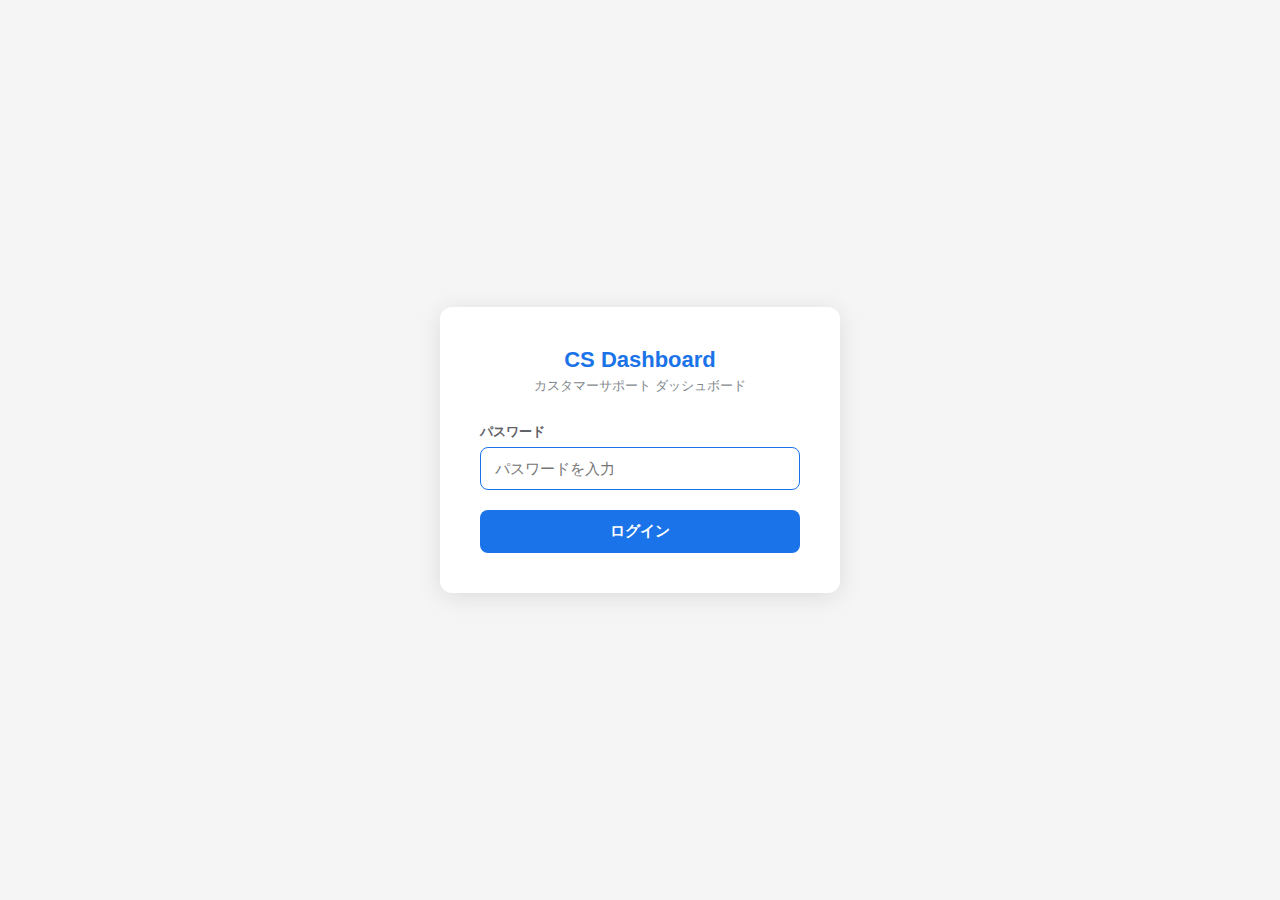
<file: static/login.html>
<!DOCTYPE html>
<html lang="ja">
<head>
  <meta charset="UTF-8">
  <meta name="viewport" content="width=device-width, initial-scale=1.0">
  <title>ログイン - CS Dashboard</title>
  <style>
    *, *::before, *::after { box-sizing: border-box; margin: 0; padding: 0; }
    body {
      font-family: -apple-system, BlinkMacSystemFont, "Segoe UI", Roboto, sans-serif;
      background: #f5f5f5;
      display: flex;
      align-items: center;
      justify-content: center;
      min-height: 100vh;
    }
    .login-card {
      background: #fff;
      border-radius: 12px;
      box-shadow: 0 4px 24px rgba(0,0,0,.1);
      padding: 40px;
      width: 100%;
      max-width: 400px;
    }
    .login-card h1 {
      font-size: 22px;
      color: #1a73e8;
      margin-bottom: 4px;
      text-align: center;
    }
    .login-card .subtitle {
      font-size: 13px;
      color: #80868b;
      text-align: center;
      margin-bottom: 28px;
    }
    .form-group {
      margin-bottom: 20px;
    }
    .form-group label {
      display: block;
      font-size: 13px;
      font-weight: 600;
      color: #5f6368;
      margin-bottom: 6px;
    }
    .form-group input {
      width: 100%;
      padding: 12px 14px;
      border: 1px solid #e0e0e0;
      border-radius: 8px;
      font-size: 15px;
      outline: none;
      transition: border-color .15s;
    }
    .form-group input:focus {
      border-color: #1a73e8;
    }
    .btn-login {
      width: 100%;
      padding: 12px;
      background: #1a73e8;
      color: #fff;
      border: none;
      border-radius: 8px;
      font-size: 15px;
      font-weight: 600;
      cursor: pointer;
      transition: background .15s;
    }
    .btn-login:hover { background: #1557b0; }
    .btn-login:disabled { opacity: .5; cursor: not-allowed; }
    .error-msg {
      background: #fce8e6;
      color: #d93025;
      padding: 10px 14px;
      border-radius: 8px;
      font-size: 13px;
      margin-bottom: 16px;
      display: none;
    }
    .error-msg.show { display: block; }
  </style>
</head>
<body>
  <div class="login-card">
    <h1>CS Dashboard</h1>
    <div class="subtitle">カスタマーサポート ダッシュボード</div>
    <div class="error-msg" id="error-msg"></div>
    <form onsubmit="handleLogin(event)">
      <div class="form-group">
        <label>パスワード</label>
        <input type="password" id="password" placeholder="パスワードを入力" autofocus required>
      </div>
      <button type="submit" class="btn-login" id="btn-login">ログイン</button>
    </form>
  </div>
  <script>
    async function handleLogin(e) {
      e.preventDefault();
      const btn = document.getElementById('btn-login');
      const errEl = document.getElementById('error-msg');
      const password = document.getElementById('password').value;

      btn.disabled = true;
      btn.textContent = 'ログイン中...';
      errEl.classList.remove('show');

      try {
        const res = await fetch('/api/auth/login', {
          method: 'POST',
          headers: { 'Content-Type': 'application/json' },
          body: JSON.stringify({ password }),
        });
        if (res.ok) {
          window.location.href = '/';
        } else {
          const data = await res.json();
          errEl.textContent = data.detail || 'ログインに失敗しました';
          errEl.classList.add('show');
        }
      } catch (err) {
        errEl.textContent = '接続エラー: ' + err.message;
        errEl.classList.add('show');
      } finally {
        btn.disabled = false;
        btn.textContent = 'ログイン';
      }
    }
  </script>
</body>
</html>
</file>
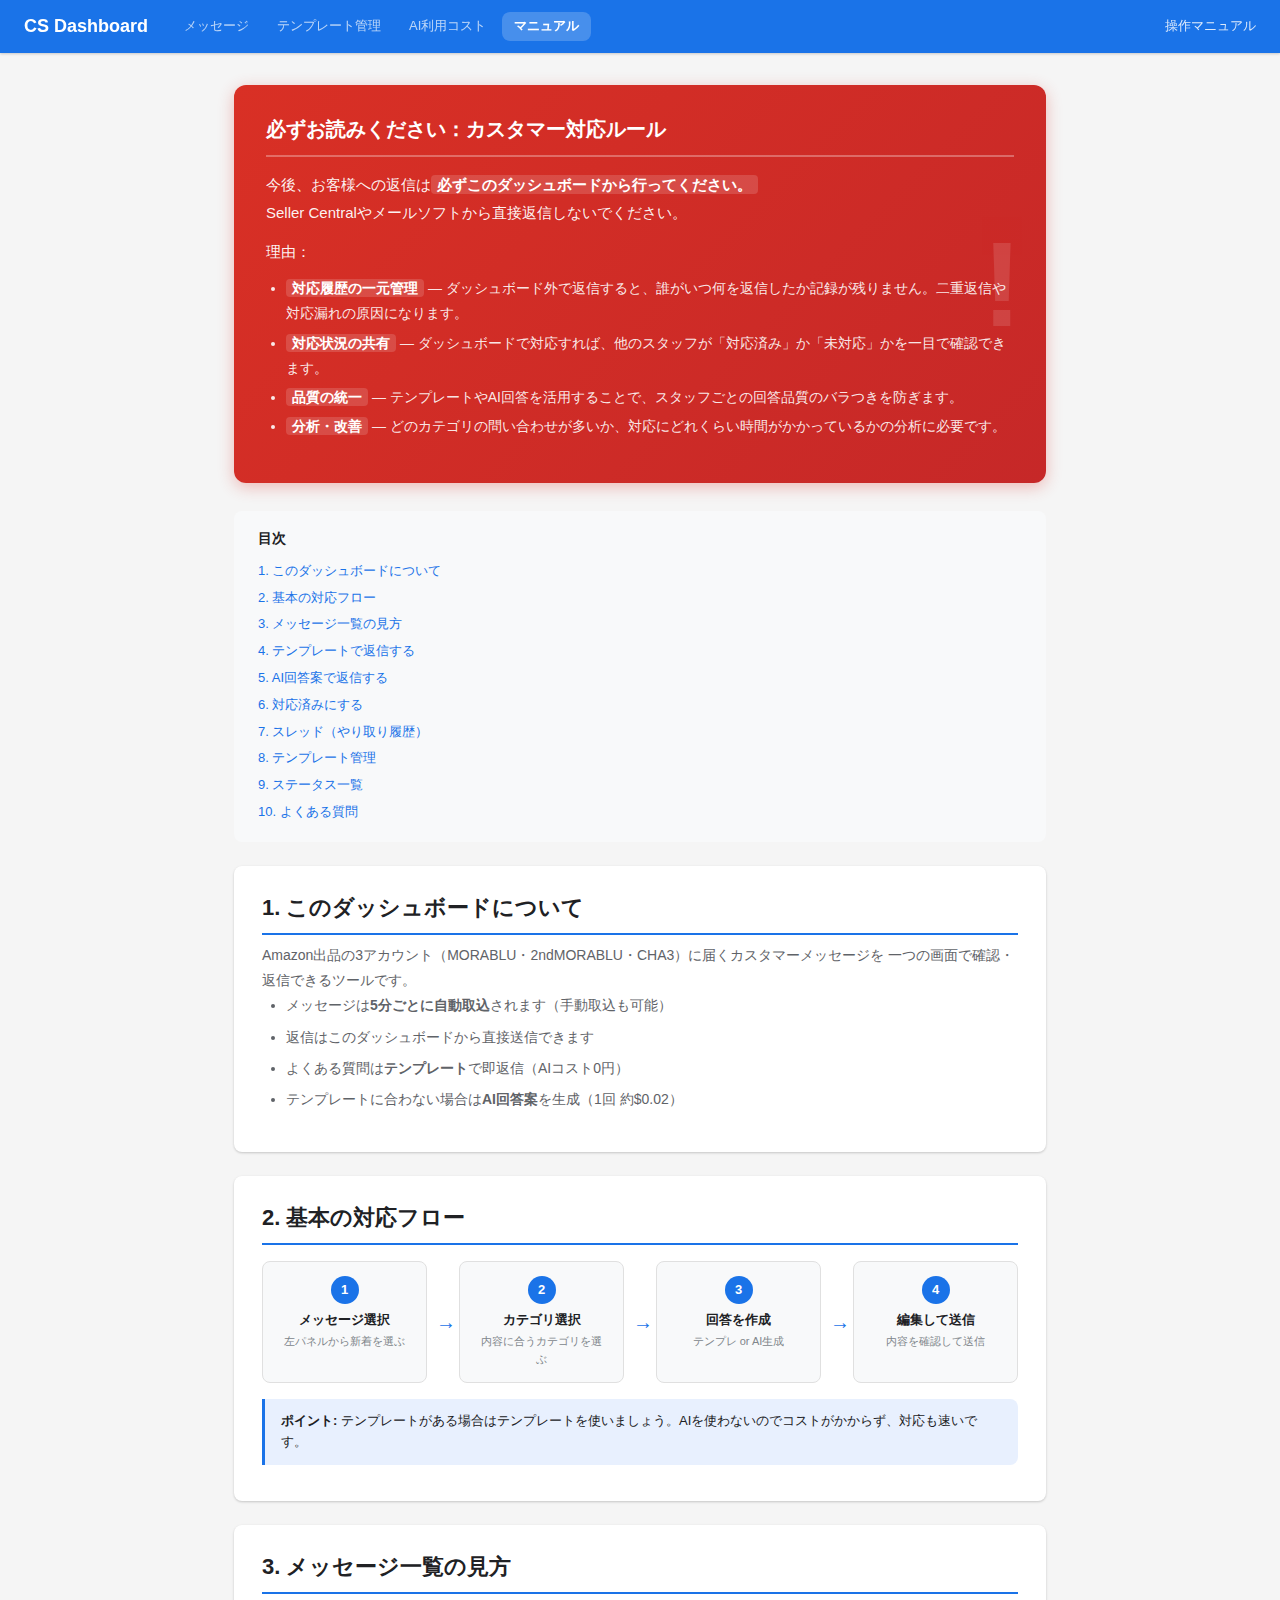
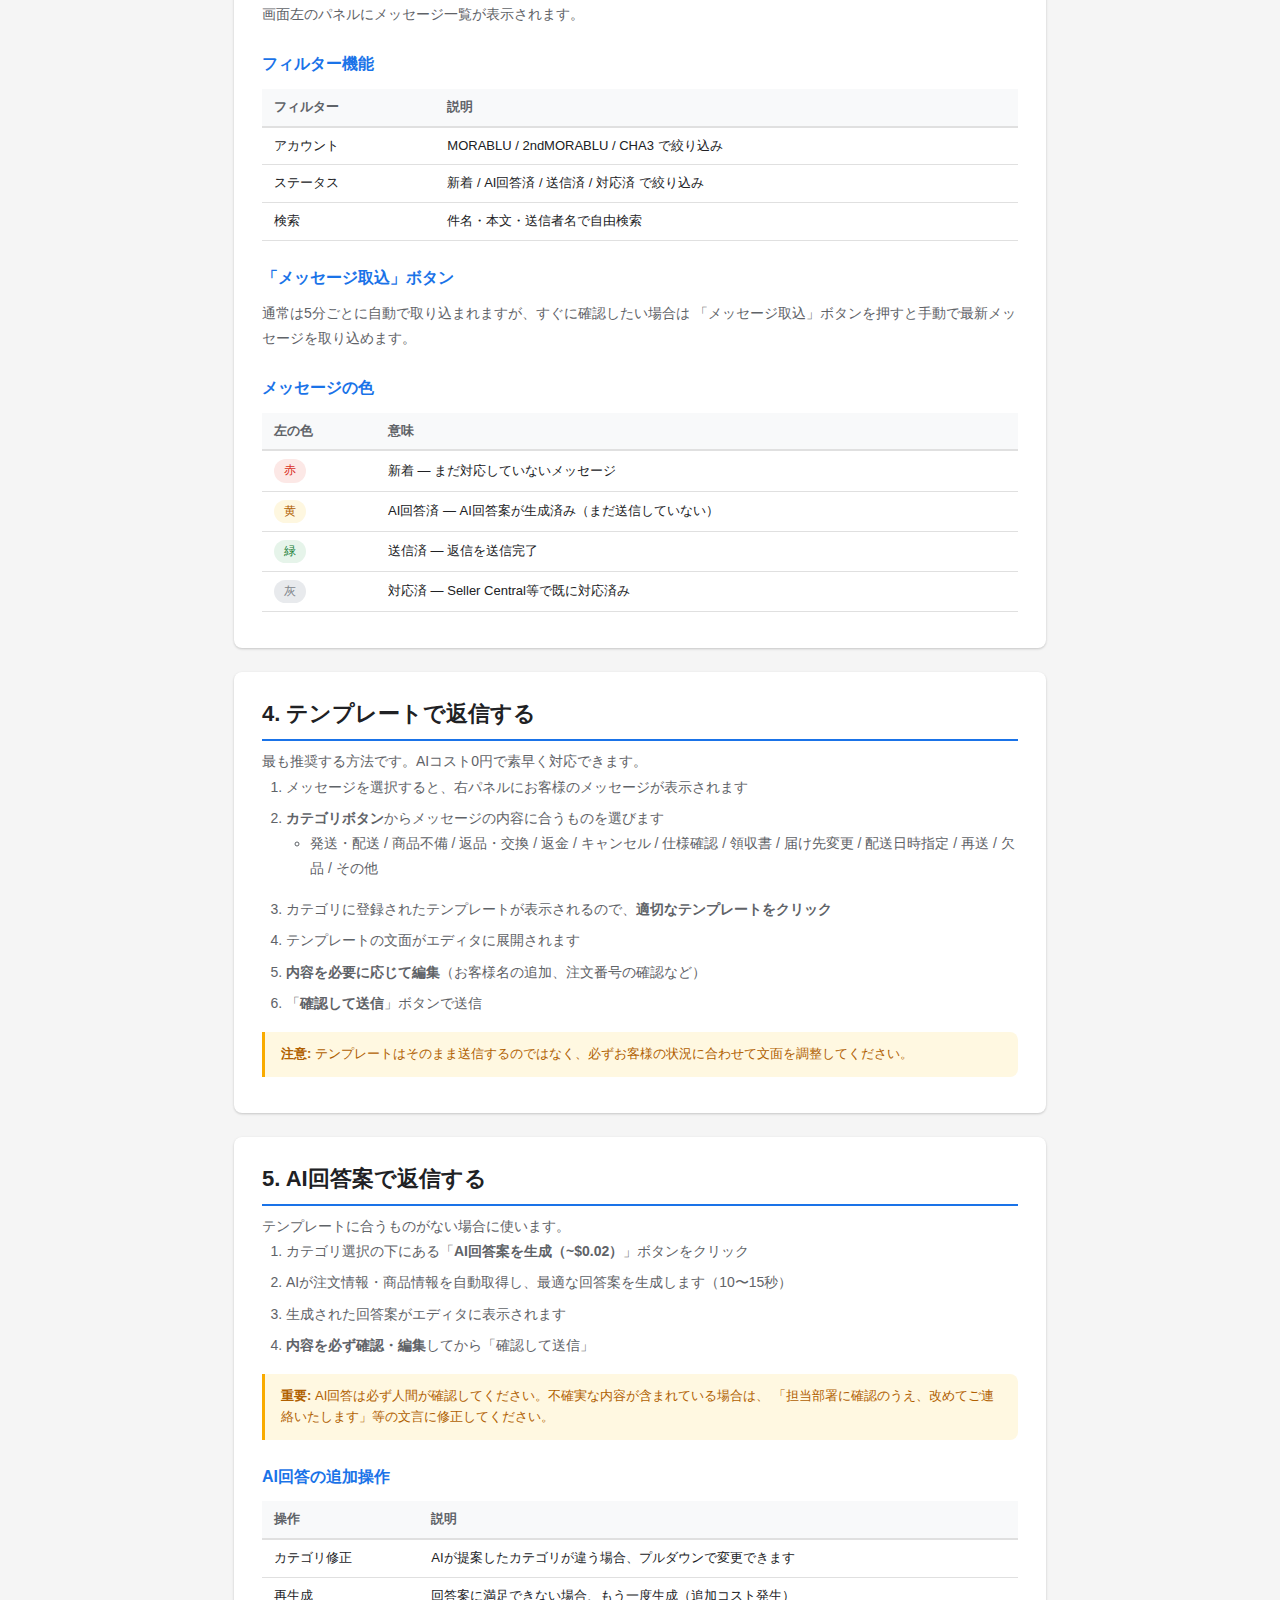
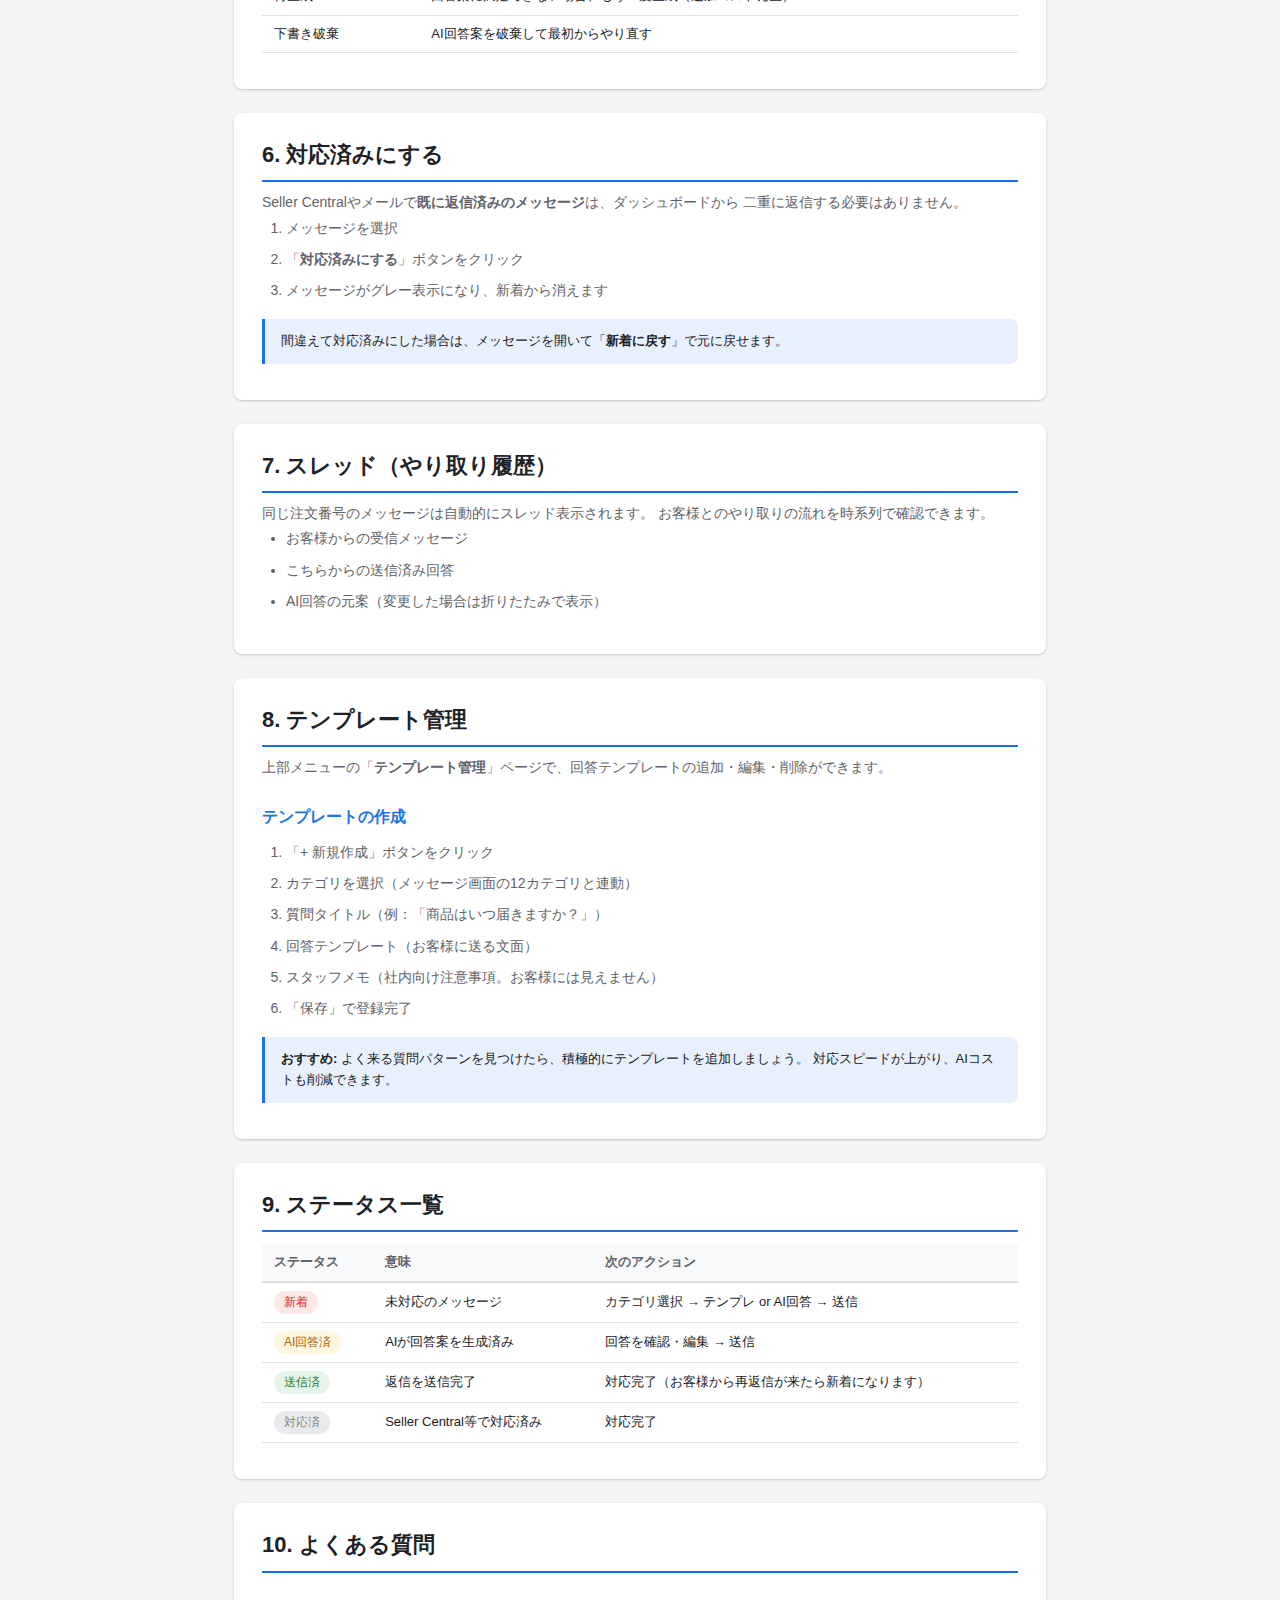
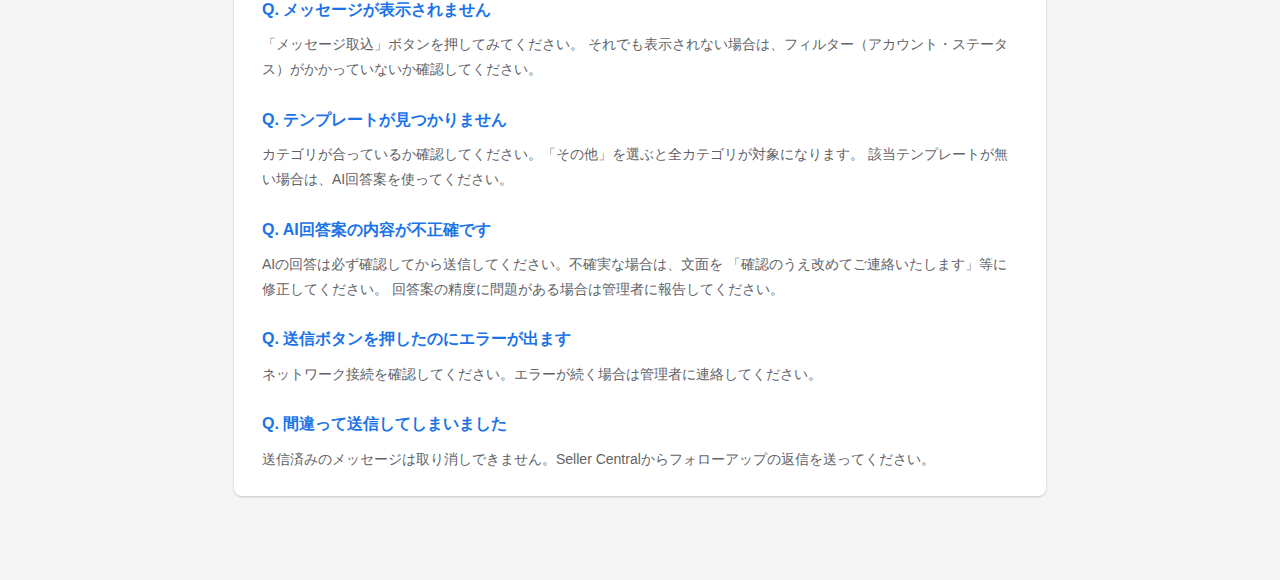
<file: static/manual.html>
<!DOCTYPE html>
<html lang="ja">
<head>
  <meta charset="UTF-8">
  <meta name="viewport" content="width=device-width, initial-scale=1.0">
  <title>操作マニュアル - CS Dashboard</title>
  <link rel="stylesheet" href="/static/css/style.css">
  <style>
    .manual-page {
      max-width: 860px;
      margin: 0 auto;
      padding: 32px 24px 60px;
    }
    .manual-page h2 {
      font-size: 22px;
      margin-bottom: 8px;
      color: var(--text);
      padding-bottom: 8px;
      border-bottom: 2px solid var(--primary);
    }
    .manual-page h3 {
      font-size: 16px;
      color: var(--primary);
      margin: 24px 0 10px;
    }
    .manual-page p, .manual-page li {
      font-size: 14px;
      line-height: 1.8;
      color: var(--text-secondary);
    }
    .manual-page ul, .manual-page ol {
      padding-left: 24px;
      margin-bottom: 16px;
    }
    .manual-page li { margin-bottom: 6px; }
    .manual-section {
      background: var(--surface);
      border-radius: var(--radius);
      box-shadow: var(--shadow);
      padding: 24px 28px;
      margin-bottom: 24px;
    }
    .step-flow {
      display: flex;
      gap: 0;
      align-items: stretch;
      flex-wrap: wrap;
      margin: 16px 0;
    }
    .step-box {
      flex: 1;
      min-width: 140px;
      background: #f8f9fa;
      border: 1px solid var(--border);
      border-radius: var(--radius);
      padding: 14px 16px;
      text-align: center;
      position: relative;
    }
    .step-box + .step-box { margin-left: 32px; }
    .step-box + .step-box::before {
      content: '\2192';
      position: absolute;
      left: -24px;
      top: 50%;
      transform: translateY(-50%);
      font-size: 20px;
      color: var(--primary);
    }
    .step-num {
      display: inline-block;
      width: 28px;
      height: 28px;
      line-height: 28px;
      border-radius: 50%;
      background: var(--primary);
      color: #fff;
      font-size: 13px;
      font-weight: 700;
      margin-bottom: 6px;
    }
    .step-label { font-size: 13px; font-weight: 600; color: var(--text); }
    .step-desc { font-size: 11px; color: var(--text-light); margin-top: 2px; }
    .badge-demo {
      display: inline-block;
      font-size: 12px;
      padding: 2px 10px;
      border-radius: 12px;
      font-weight: 500;
      vertical-align: middle;
    }
    .tip-box {
      background: #e8f0fe;
      border-left: 3px solid var(--primary);
      padding: 12px 16px;
      border-radius: 0 var(--radius) var(--radius) 0;
      margin: 12px 0;
      font-size: 13px;
      color: var(--text);
    }
    .warn-box {
      background: #fff8e1;
      border-left: 3px solid var(--warning);
      padding: 12px 16px;
      border-radius: 0 var(--radius) var(--radius) 0;
      margin: 12px 0;
      font-size: 13px;
      color: #b06000;
    }
    .shortcut-table {
      width: 100%;
      border-collapse: collapse;
      font-size: 13px;
      margin: 12px 0;
    }
    .shortcut-table th {
      background: #f8f9fa;
      padding: 8px 12px;
      text-align: left;
      font-weight: 600;
      color: var(--text-secondary);
      border-bottom: 2px solid var(--border);
    }
    .shortcut-table td {
      padding: 8px 12px;
      border-bottom: 1px solid var(--border);
    }
    .toc {
      background: #f8f9fa;
      border-radius: var(--radius);
      padding: 16px 24px;
      margin-bottom: 24px;
    }
    .toc-title {
      font-size: 14px;
      font-weight: 600;
      margin-bottom: 8px;
      color: var(--text);
    }
    .toc a {
      font-size: 13px;
      color: var(--primary);
      text-decoration: none;
      display: block;
      padding: 3px 0;
    }
    .toc a:hover { text-decoration: underline; }
    .important-notice {
      background: linear-gradient(135deg, #d93025 0%, #c62828 100%);
      color: #fff;
      border-radius: 12px;
      padding: 28px 32px;
      margin-bottom: 28px;
      box-shadow: 0 4px 16px rgba(217,48,37,.3);
      position: relative;
      overflow: hidden;
    }
    .important-notice::before {
      content: '!';
      position: absolute;
      right: 24px;
      top: 50%;
      transform: translateY(-50%);
      font-size: 120px;
      font-weight: 900;
      opacity: 0.12;
      line-height: 1;
    }
    .important-notice h2 {
      font-size: 20px;
      color: #fff;
      border-bottom: 2px solid rgba(255,255,255,.3);
      padding-bottom: 10px;
      margin-bottom: 14px;
    }
    .important-notice p {
      font-size: 15px;
      color: rgba(255,255,255,.95);
      line-height: 1.9;
      margin-bottom: 10px;
    }
    .important-notice strong {
      color: #fff;
      background: rgba(255,255,255,.15);
      padding: 1px 6px;
      border-radius: 4px;
    }
    .important-notice ul {
      padding-left: 20px;
      margin-top: 10px;
    }
    .important-notice li {
      font-size: 14px;
      color: rgba(255,255,255,.9);
      line-height: 1.8;
      margin-bottom: 4px;
    }
  </style>
</head>
<body>
  <div class="header">
    <div style="display:flex;align-items:center;gap:24px;">
      <h1><a href="/" style="color:#fff;text-decoration:none;">CS Dashboard</a></h1>
      <nav class="header-nav">
        <a href="/">メッセージ</a>
        <a href="/templates">テンプレート管理</a>
        <a href="/usage">AI利用コスト</a>
        <a href="/manual" class="active">マニュアル</a>
      </nav>
    </div>
    <div class="stats">操作マニュアル</div>
  </div>

  <div class="manual-page">

    <!-- 重要な注意事項 -->
    <div class="important-notice">
      <h2>必ずお読みください：カスタマー対応ルール</h2>
      <p>
        今後、お客様への返信は<strong>必ずこのダッシュボードから行ってください。</strong><br>
        Seller Centralやメールソフトから直接返信しないでください。
      </p>
      <p>理由：</p>
      <ul>
        <li><strong>対応履歴の一元管理</strong> — ダッシュボード外で返信すると、誰がいつ何を返信したか記録が残りません。二重返信や対応漏れの原因になります。</li>
        <li><strong>対応状況の共有</strong> — ダッシュボードで対応すれば、他のスタッフが「対応済み」か「未対応」かを一目で確認できます。</li>
        <li><strong>品質の統一</strong> — テンプレートやAI回答を活用することで、スタッフごとの回答品質のバラつきを防ぎます。</li>
        <li><strong>分析・改善</strong> — どのカテゴリの問い合わせが多いか、対応にどれくらい時間がかかっているかの分析に必要です。</li>
      </ul>
    </div>

    <!-- 目次 -->
    <div class="toc">
      <div class="toc-title">目次</div>
      <a href="#overview">1. このダッシュボードについて</a>
      <a href="#flow">2. 基本の対応フロー</a>
      <a href="#messages">3. メッセージ一覧の見方</a>
      <a href="#reply-template">4. テンプレートで返信する</a>
      <a href="#reply-ai">5. AI回答案で返信する</a>
      <a href="#handled">6. 対応済みにする</a>
      <a href="#thread">7. スレッド（やり取り履歴）</a>
      <a href="#template-manage">8. テンプレート管理</a>
      <a href="#status">9. ステータス一覧</a>
      <a href="#faq">10. よくある質問</a>
    </div>

    <!-- 1. 概要 -->
    <div class="manual-section" id="overview">
      <h2>1. このダッシュボードについて</h2>
      <p>
        Amazon出品の3アカウント（MORABLU・2ndMORABLU・CHA3）に届くカスタマーメッセージを
        一つの画面で確認・返信できるツールです。
      </p>
      <ul>
        <li>メッセージは<strong>5分ごとに自動取込</strong>されます（手動取込も可能）</li>
        <li>返信はこのダッシュボードから直接送信できます</li>
        <li>よくある質問は<strong>テンプレート</strong>で即返信（AIコスト0円）</li>
        <li>テンプレートに合わない場合は<strong>AI回答案</strong>を生成（1回 約$0.02）</li>
      </ul>
    </div>

    <!-- 2. 基本フロー -->
    <div class="manual-section" id="flow">
      <h2>2. 基本の対応フロー</h2>
      <div class="step-flow">
        <div class="step-box">
          <div class="step-num">1</div>
          <div class="step-label">メッセージ選択</div>
          <div class="step-desc">左パネルから新着を選ぶ</div>
        </div>
        <div class="step-box">
          <div class="step-num">2</div>
          <div class="step-label">カテゴリ選択</div>
          <div class="step-desc">内容に合うカテゴリを選ぶ</div>
        </div>
        <div class="step-box">
          <div class="step-num">3</div>
          <div class="step-label">回答を作成</div>
          <div class="step-desc">テンプレ or AI生成</div>
        </div>
        <div class="step-box">
          <div class="step-num">4</div>
          <div class="step-label">編集して送信</div>
          <div class="step-desc">内容を確認して送信</div>
        </div>
      </div>
      <div class="tip-box">
        <strong>ポイント:</strong> テンプレートがある場合はテンプレートを使いましょう。AIを使わないのでコストがかからず、対応も速いです。
      </div>
    </div>

    <!-- 3. メッセージ一覧 -->
    <div class="manual-section" id="messages">
      <h2>3. メッセージ一覧の見方</h2>
      <p>画面左のパネルにメッセージ一覧が表示されます。</p>

      <h3>フィルター機能</h3>
      <table class="shortcut-table">
        <tr><th>フィルター</th><th>説明</th></tr>
        <tr><td>アカウント</td><td>MORABLU / 2ndMORABLU / CHA3 で絞り込み</td></tr>
        <tr><td>ステータス</td><td>新着 / AI回答済 / 送信済 / 対応済 で絞り込み</td></tr>
        <tr><td>検索</td><td>件名・本文・送信者名で自由検索</td></tr>
      </table>

      <h3>「メッセージ取込」ボタン</h3>
      <p>
        通常は5分ごとに自動で取り込まれますが、すぐに確認したい場合は
        「メッセージ取込」ボタンを押すと手動で最新メッセージを取り込めます。
      </p>

      <h3>メッセージの色</h3>
      <table class="shortcut-table">
        <tr><th>左の色</th><th>意味</th></tr>
        <tr>
          <td><span class="badge-demo" style="background:#fce8e6;color:#d93025;">赤</span></td>
          <td>新着 — まだ対応していないメッセージ</td>
        </tr>
        <tr>
          <td><span class="badge-demo" style="background:#fef7e0;color:#b06000;">黄</span></td>
          <td>AI回答済 — AI回答案が生成済み（まだ送信していない）</td>
        </tr>
        <tr>
          <td><span class="badge-demo" style="background:#e6f4ea;color:#188038;">緑</span></td>
          <td>送信済 — 返信を送信完了</td>
        </tr>
        <tr>
          <td><span class="badge-demo" style="background:#e8eaed;color:#80868b;">灰</span></td>
          <td>対応済 — Seller Central等で既に対応済み</td>
        </tr>
      </table>
    </div>

    <!-- 4. テンプレートで返信 -->
    <div class="manual-section" id="reply-template">
      <h2>4. テンプレートで返信する</h2>
      <p>最も推奨する方法です。AIコスト0円で素早く対応できます。</p>
      <ol>
        <li>メッセージを選択すると、右パネルにお客様のメッセージが表示されます</li>
        <li><strong>カテゴリボタン</strong>からメッセージの内容に合うものを選びます
          <ul>
            <li>発送・配送 / 商品不備 / 返品・交換 / 返金 / キャンセル / 仕様確認 / 領収書 / 届け先変更 / 配送日時指定 / 再送 / 欠品 / その他</li>
          </ul>
        </li>
        <li>カテゴリに登録されたテンプレートが表示されるので、<strong>適切なテンプレートをクリック</strong></li>
        <li>テンプレートの文面がエディタに展開されます</li>
        <li><strong>内容を必要に応じて編集</strong>（お客様名の追加、注文番号の確認など）</li>
        <li>「<strong>確認して送信</strong>」ボタンで送信</li>
      </ol>
      <div class="warn-box">
        <strong>注意:</strong> テンプレートはそのまま送信するのではなく、必ずお客様の状況に合わせて文面を調整してください。
      </div>
    </div>

    <!-- 5. AI回答案で返信 -->
    <div class="manual-section" id="reply-ai">
      <h2>5. AI回答案で返信する</h2>
      <p>テンプレートに合うものがない場合に使います。</p>
      <ol>
        <li>カテゴリ選択の下にある「<strong>AI回答案を生成（~$0.02）</strong>」ボタンをクリック</li>
        <li>AIが注文情報・商品情報を自動取得し、最適な回答案を生成します（10〜15秒）</li>
        <li>生成された回答案がエディタに表示されます</li>
        <li><strong>内容を必ず確認・編集</strong>してから「確認して送信」</li>
      </ol>
      <div class="warn-box">
        <strong>重要:</strong> AI回答は必ず人間が確認してください。不確実な内容が含まれている場合は、
        「担当部署に確認のうえ、改めてご連絡いたします」等の文言に修正してください。
      </div>

      <h3>AI回答の追加操作</h3>
      <table class="shortcut-table">
        <tr><th>操作</th><th>説明</th></tr>
        <tr><td>カテゴリ修正</td><td>AIが提案したカテゴリが違う場合、プルダウンで変更できます</td></tr>
        <tr><td>再生成</td><td>回答案に満足できない場合、もう一度生成（追加コスト発生）</td></tr>
        <tr><td>下書き破棄</td><td>AI回答案を破棄して最初からやり直す</td></tr>
      </table>
    </div>

    <!-- 6. 対応済み -->
    <div class="manual-section" id="handled">
      <h2>6. 対応済みにする</h2>
      <p>
        Seller Centralやメールで<strong>既に返信済みのメッセージ</strong>は、ダッシュボードから
        二重に返信する必要はありません。
      </p>
      <ol>
        <li>メッセージを選択</li>
        <li>「<strong>対応済みにする</strong>」ボタンをクリック</li>
        <li>メッセージがグレー表示になり、新着から消えます</li>
      </ol>
      <div class="tip-box">
        間違えて対応済みにした場合は、メッセージを開いて「<strong>新着に戻す</strong>」で元に戻せます。
      </div>
    </div>

    <!-- 7. スレッド -->
    <div class="manual-section" id="thread">
      <h2>7. スレッド（やり取り履歴）</h2>
      <p>
        同じ注文番号のメッセージは自動的にスレッド表示されます。
        お客様とのやり取りの流れを時系列で確認できます。
      </p>
      <ul>
        <li>お客様からの受信メッセージ</li>
        <li>こちらからの送信済み回答</li>
        <li>AI回答の元案（変更した場合は折りたたみで表示）</li>
      </ul>
    </div>

    <!-- 8. テンプレート管理 -->
    <div class="manual-section" id="template-manage">
      <h2>8. テンプレート管理</h2>
      <p>
        上部メニューの「<strong>テンプレート管理</strong>」ページで、回答テンプレートの追加・編集・削除ができます。
      </p>

      <h3>テンプレートの作成</h3>
      <ol>
        <li>「+ 新規作成」ボタンをクリック</li>
        <li>カテゴリを選択（メッセージ画面の12カテゴリと連動）</li>
        <li>質問タイトル（例：「商品はいつ届きますか？」）</li>
        <li>回答テンプレート（お客様に送る文面）</li>
        <li>スタッフメモ（社内向け注意事項。お客様には見えません）</li>
        <li>「保存」で登録完了</li>
      </ol>

      <div class="tip-box">
        <strong>おすすめ:</strong> よく来る質問パターンを見つけたら、積極的にテンプレートを追加しましょう。
        対応スピードが上がり、AIコストも削減できます。
      </div>
    </div>

    <!-- 9. ステータス一覧 -->
    <div class="manual-section" id="status">
      <h2>9. ステータス一覧</h2>
      <table class="shortcut-table">
        <tr><th>ステータス</th><th>意味</th><th>次のアクション</th></tr>
        <tr>
          <td><span class="badge-demo" style="background:#fce8e6;color:#d93025;">新着</span></td>
          <td>未対応のメッセージ</td>
          <td>カテゴリ選択 → テンプレ or AI回答 → 送信</td>
        </tr>
        <tr>
          <td><span class="badge-demo" style="background:#fef7e0;color:#b06000;">AI回答済</span></td>
          <td>AIが回答案を生成済み</td>
          <td>回答を確認・編集 → 送信</td>
        </tr>
        <tr>
          <td><span class="badge-demo" style="background:#e6f4ea;color:#188038;">送信済</span></td>
          <td>返信を送信完了</td>
          <td>対応完了（お客様から再返信が来たら新着になります）</td>
        </tr>
        <tr>
          <td><span class="badge-demo" style="background:#e8eaed;color:#80868b;">対応済</span></td>
          <td>Seller Central等で対応済み</td>
          <td>対応完了</td>
        </tr>
      </table>
    </div>

    <!-- 10. FAQ -->
    <div class="manual-section" id="faq">
      <h2>10. よくある質問</h2>

      <h3>Q. メッセージが表示されません</h3>
      <p>
        「メッセージ取込」ボタンを押してみてください。
        それでも表示されない場合は、フィルター（アカウント・ステータス）がかかっていないか確認してください。
      </p>

      <h3>Q. テンプレートが見つかりません</h3>
      <p>
        カテゴリが合っているか確認してください。「その他」を選ぶと全カテゴリが対象になります。
        該当テンプレートが無い場合は、AI回答案を使ってください。
      </p>

      <h3>Q. AI回答案の内容が不正確です</h3>
      <p>
        AIの回答は必ず確認してから送信してください。不確実な場合は、文面を
        「確認のうえ改めてご連絡いたします」等に修正してください。
        回答案の精度に問題がある場合は管理者に報告してください。
      </p>

      <h3>Q. 送信ボタンを押したのにエラーが出ます</h3>
      <p>
        ネットワーク接続を確認してください。エラーが続く場合は管理者に連絡してください。
      </p>

      <h3>Q. 間違って送信してしまいました</h3>
      <p>
        送信済みのメッセージは取り消しできません。Seller Centralからフォローアップの返信を送ってください。
      </p>
    </div>

  </div>
</body>
</html>
</file>
<file: static/css/style.css>
*, *::before, *::after { box-sizing: border-box; margin: 0; padding: 0; }

:root {
  --bg: #f5f5f5;
  --surface: #fff;
  --border: #e0e0e0;
  --primary: #1a73e8;
  --primary-hover: #1557b0;
  --danger: #d93025;
  --success: #188038;
  --warning: #f9ab00;
  --text: #202124;
  --text-secondary: #5f6368;
  --text-light: #80868b;
  --radius: 8px;
  --shadow: 0 1px 3px rgba(0,0,0,.12), 0 1px 2px rgba(0,0,0,.08);
}

body {
  font-family: -apple-system, BlinkMacSystemFont, "Segoe UI", Roboto, sans-serif;
  background: var(--bg);
  color: var(--text);
  line-height: 1.6;
}

/* Header */
.header {
  background: var(--primary);
  color: #fff;
  padding: 12px 24px;
  display: flex;
  align-items: center;
  justify-content: space-between;
  position: sticky;
  top: 0;
  z-index: 100;
  box-shadow: var(--shadow);
}
.header h1 { font-size: 18px; font-weight: 600; }
.header .stats { font-size: 13px; opacity: .85; }

/* Layout */
.layout {
  display: grid;
  grid-template-columns: 380px 1fr;
  height: calc(100vh - 48px);
}

/* Sidebar: Message List */
.sidebar {
  border-right: 1px solid var(--border);
  background: var(--surface);
  display: flex;
  flex-direction: column;
  overflow: hidden;
}

.filters {
  padding: 12px;
  border-bottom: 1px solid var(--border);
  display: flex;
  flex-direction: column;
  gap: 8px;
}
.filters select, .filters input {
  padding: 8px 10px;
  border: 1px solid var(--border);
  border-radius: var(--radius);
  font-size: 13px;
  outline: none;
}
.filters select:focus, .filters input:focus {
  border-color: var(--primary);
}
.filter-row {
  display: flex;
  gap: 8px;
}
.filter-row select { flex: 1; }

.message-list {
  flex: 1;
  overflow-y: auto;
}

.message-item {
  padding: 12px 16px;
  border-bottom: 1px solid var(--border);
  cursor: pointer;
  transition: background .15s;
}
.message-item:hover { background: #f8f9fa; }
.message-item.active { background: #e8f0fe; border-left: 3px solid var(--primary); }
.message-item.status-new { border-left: 3px solid var(--danger); }
.message-item.status-ai_drafted { border-left: 3px solid var(--warning); }
.message-item.status-sent { border-left: 3px solid var(--success); }
.message-item.status-handled { border-left: 3px solid #bdc1c6; opacity: 0.65; }

.msg-header {
  display: flex;
  justify-content: space-between;
  align-items: center;
  margin-bottom: 4px;
}
.msg-sender { font-weight: 600; font-size: 14px; }
.msg-time { font-size: 11px; color: var(--text-light); }
.msg-subject { font-size: 13px; color: var(--text); margin-bottom: 2px; }
.msg-preview { font-size: 12px; color: var(--text-secondary); overflow: hidden; text-overflow: ellipsis; white-space: nowrap; }
.msg-meta {
  display: flex;
  gap: 6px;
  margin-top: 6px;
}

.badge {
  font-size: 11px;
  padding: 2px 8px;
  border-radius: 12px;
  font-weight: 500;
}
.badge-account { background: #e8f0fe; color: var(--primary); }
.badge-status-new { background: #fce8e6; color: var(--danger); }
.badge-status-ai_drafted { background: #fef7e0; color: #b06000; }
.badge-status-sent { background: #e6f4ea; color: var(--success); }
.badge-status-handled { background: #e8eaed; color: var(--text-light); }
.badge-category { background: #f1f3f4; color: var(--text-secondary); }

/* Main: Detail View */
.main-panel {
  display: flex;
  flex-direction: column;
  overflow: hidden;
}

.detail-empty {
  display: flex;
  align-items: center;
  justify-content: center;
  height: 100%;
  color: var(--text-light);
  font-size: 15px;
}

.detail-view {
  flex: 1;
  overflow-y: auto;
  padding: 24px;
}

.detail-header {
  margin-bottom: 20px;
}
.detail-header h2 { font-size: 18px; margin-bottom: 8px; }
.detail-info {
  display: flex;
  gap: 16px;
  flex-wrap: wrap;
  font-size: 13px;
  color: var(--text-secondary);
}
.detail-info span { display: flex; align-items: center; gap: 4px; }

.section { margin-bottom: 24px; }
.section-title {
  font-size: 14px;
  font-weight: 600;
  color: var(--text-secondary);
  margin-bottom: 8px;
  text-transform: uppercase;
  letter-spacing: .5px;
}

.message-bubble {
  background: #f1f3f4;
  padding: 16px;
  border-radius: var(--radius);
  font-size: 14px;
  white-space: pre-wrap;
  line-height: 1.7;
}

.ai-draft-area {
  background: #e8f0fe;
  padding: 16px;
  border-radius: var(--radius);
  position: relative;
}
.ai-draft-area .draft-label {
  font-size: 12px;
  color: var(--primary);
  font-weight: 600;
  margin-bottom: 8px;
}

.category-row {
  display: flex;
  align-items: center;
  gap: 12px;
  margin-bottom: 16px;
}
.category-row label { font-size: 13px; font-weight: 600; color: var(--text-secondary); }
.category-row select {
  padding: 6px 10px;
  border: 1px solid var(--border);
  border-radius: var(--radius);
  font-size: 13px;
}

.response-editor {
  width: 100%;
  min-height: 200px;
  padding: 16px;
  border: 1px solid var(--border);
  border-radius: var(--radius);
  font-size: 14px;
  font-family: inherit;
  line-height: 1.7;
  resize: vertical;
  outline: none;
}
.response-editor:focus { border-color: var(--primary); }

.action-bar {
  display: flex;
  gap: 12px;
  margin-top: 16px;
}

.btn {
  padding: 10px 24px;
  border: none;
  border-radius: var(--radius);
  font-size: 14px;
  font-weight: 500;
  cursor: pointer;
  transition: background .15s, transform .1s;
}
.btn:active { transform: scale(.97); }
.btn:disabled { opacity: .5; cursor: not-allowed; }

.btn-primary { background: var(--primary); color: #fff; }
.btn-primary:hover:not(:disabled) { background: var(--primary-hover); }
.btn-outline { background: transparent; color: var(--primary); border: 1px solid var(--primary); }
.btn-outline:hover:not(:disabled) { background: #e8f0fe; }
.btn-danger { background: var(--danger); color: #fff; }
.btn-success { background: var(--success); color: #fff; }
.btn-success:hover:not(:disabled) { background: #146a2e; }
.btn-danger-outline { background: transparent; color: var(--danger); border: 1px solid var(--danger); }
.btn-danger-outline:hover:not(:disabled) { background: #fce8e6; }

.spinner {
  display: inline-block;
  width: 16px;
  height: 16px;
  border: 2px solid #fff;
  border-top-color: transparent;
  border-radius: 50%;
  animation: spin .6s linear infinite;
  vertical-align: middle;
  margin-right: 6px;
}
@keyframes spin { to { transform: rotate(360deg); } }

/* Toast */
.toast-container {
  position: fixed;
  bottom: 24px;
  right: 24px;
  z-index: 200;
}
.toast {
  padding: 12px 20px;
  border-radius: var(--radius);
  color: #fff;
  font-size: 14px;
  margin-top: 8px;
  box-shadow: var(--shadow);
  animation: slideIn .3s;
}
.toast-success { background: var(--success); }
.toast-error { background: var(--danger); }
@keyframes slideIn { from { transform: translateX(100%); opacity: 0; } }

/* Template Picker */
.template-picker {
  margin-top: 8px;
}
.template-picker-header {
  display: flex;
  justify-content: space-between;
  align-items: center;
  margin-bottom: 12px;
}
.template-picker-header .category-badge {
  display: inline-flex;
  align-items: center;
  gap: 6px;
  padding: 4px 12px;
  border-radius: 16px;
  font-size: 13px;
  font-weight: 600;
  background: var(--primary);
  color: #fff;
}
.template-picker-header .category-badge .icon { font-size: 14px; }

.template-grid {
  display: flex;
  flex-direction: column;
  gap: 8px;
  max-height: 360px;
  overflow-y: auto;
  padding-right: 4px;
}

.template-card {
  background: var(--surface);
  border: 1px solid var(--border);
  border-radius: var(--radius);
  padding: 12px 16px;
  cursor: pointer;
  transition: border-color .15s, box-shadow .15s, background .15s;
  position: relative;
}
.template-card:hover {
  border-color: var(--primary);
  box-shadow: 0 2px 8px rgba(26,115,232,.15);
  background: #f8fbff;
}
.template-card.selected {
  border-color: var(--primary);
  background: #e8f0fe;
  box-shadow: 0 0 0 2px rgba(26,115,232,.25);
}
.template-card-title {
  font-size: 13px;
  font-weight: 600;
  color: var(--text);
  margin-bottom: 4px;
  display: flex;
  align-items: center;
  gap: 6px;
}
.template-card-title .platform-tag {
  font-size: 10px;
  font-weight: 500;
  padding: 1px 6px;
  border-radius: 4px;
  background: #f1f3f4;
  color: var(--text-light);
}
.template-card-preview {
  font-size: 12px;
  color: var(--text-secondary);
  line-height: 1.5;
  display: -webkit-box;
  -webkit-line-clamp: 3;
  -webkit-box-orient: vertical;
  overflow: hidden;
}
.template-card-notes {
  font-size: 11px;
  color: var(--warning);
  margin-top: 4px;
  font-style: italic;
}

.action-divider {
  display: flex;
  align-items: center;
  gap: 12px;
  margin: 20px 0;
  color: var(--text-light);
  font-size: 12px;
}
.action-divider::before, .action-divider::after {
  content: '';
  flex: 1;
  height: 1px;
  background: var(--border);
}

.btn-sm {
  padding: 6px 16px;
  font-size: 12px;
}

/* Category Buttons */
.category-buttons {
  display: flex;
  flex-wrap: wrap;
  gap: 6px;
}
.category-btn {
  padding: 6px 14px;
  border: 1px solid var(--border);
  border-radius: 20px;
  background: var(--surface);
  font-size: 12px;
  cursor: pointer;
  transition: all .15s;
  color: var(--text-secondary);
  white-space: nowrap;
}
.category-btn:hover {
  border-color: var(--primary);
  color: var(--primary);
  background: #f0f6ff;
}
.category-btn.selected {
  background: var(--primary);
  color: #fff;
  border-color: var(--primary);
}

/* Header Nav */
.header-nav { display: flex; gap: 4px; }
.header-nav a {
  color: rgba(255,255,255,.7);
  text-decoration: none;
  padding: 4px 12px;
  border-radius: var(--radius);
  font-size: 13px;
  transition: all .15s;
}
.header-nav a:hover { color: #fff; background: rgba(255,255,255,.15); }
.header-nav a.active { color: #fff; background: rgba(255,255,255,.2); font-weight: 600; }

/* Template Management Page */
.template-page {
  max-width: 1200px;
  margin: 0 auto;
  padding: 24px;
}

.template-toolbar {
  display: flex;
  justify-content: space-between;
  align-items: center;
  margin-bottom: 20px;
  gap: 16px;
}
.template-filters {
  display: flex;
  gap: 8px;
  flex: 1;
}
.template-filters input,
.template-filters select {
  padding: 8px 12px;
  border: 1px solid var(--border);
  border-radius: var(--radius);
  font-size: 13px;
  outline: none;
}
.template-filters input { flex: 1; max-width: 320px; }
.template-filters input:focus,
.template-filters select:focus { border-color: var(--primary); }

/* Table */
.template-table-wrap {
  background: var(--surface);
  border-radius: var(--radius);
  box-shadow: var(--shadow);
  overflow: hidden;
}
.template-table {
  width: 100%;
  border-collapse: collapse;
  font-size: 13px;
}
.template-table th {
  background: #f8f9fa;
  padding: 10px 12px;
  text-align: left;
  font-weight: 600;
  color: var(--text-secondary);
  font-size: 12px;
  text-transform: uppercase;
  letter-spacing: .3px;
  border-bottom: 2px solid var(--border);
}
.template-table td {
  padding: 10px 12px;
  border-bottom: 1px solid var(--border);
  vertical-align: top;
}
.template-table tr:hover td { background: #f8f9fa; }
.cell-category { font-weight: 500; line-height: 1.4; }
.cell-preview { color: var(--text-secondary); line-height: 1.4; }
.cell-notes { color: var(--text-light); font-size: 12px; }
.cell-actions { white-space: nowrap; text-align: center; }

.platform-label {
  font-size: 11px;
  padding: 2px 8px;
  border-radius: 10px;
  font-weight: 500;
  white-space: nowrap;
}
.platform-common { background: #f1f3f4; color: var(--text-secondary); }
.platform-amazon { background: #fff3e0; color: #e65100; }
.platform-yahoo_auction { background: #fff8e1; color: #f57f17; }
.platform-yahoo_shopping { background: #fff8e1; color: #f57f17; }
.platform-mercari { background: #fce4ec; color: #c62828; }
.platform-rakuten { background: #e8eaf6; color: #283593; }
.platform-multi_channel { background: #e0f7fa; color: #00695c; }

.btn-icon {
  background: none;
  border: 1px solid var(--border);
  border-radius: 6px;
  padding: 4px 8px;
  cursor: pointer;
  font-size: 14px;
  transition: all .15s;
  margin: 0 2px;
}
.btn-icon:hover { border-color: var(--primary); background: #e8f0fe; }
.btn-icon-danger:hover { border-color: var(--danger); background: #fce8e6; }

/* Modal */
.modal-overlay {
  position: fixed;
  inset: 0;
  background: rgba(0,0,0,.5);
  display: none;
  align-items: center;
  justify-content: center;
  z-index: 300;
}
.modal-overlay.show { display: flex; }
.modal {
  background: var(--surface);
  border-radius: 12px;
  width: 90%;
  max-width: 640px;
  max-height: 90vh;
  overflow-y: auto;
  box-shadow: 0 8px 30px rgba(0,0,0,.2);
}
.modal-header {
  display: flex;
  justify-content: space-between;
  align-items: center;
  padding: 16px 24px;
  border-bottom: 1px solid var(--border);
}
.modal-header h3 { font-size: 16px; }
.modal-close {
  background: none;
  border: none;
  font-size: 24px;
  cursor: pointer;
  color: var(--text-light);
  padding: 0 4px;
}
.modal-close:hover { color: var(--text); }
.modal-body { padding: 24px; }
.modal-footer {
  display: flex;
  justify-content: flex-end;
  gap: 12px;
  padding: 16px 24px;
  border-top: 1px solid var(--border);
}

.form-group { margin-bottom: 16px; }
.form-group label {
  display: block;
  font-size: 13px;
  font-weight: 600;
  color: var(--text-secondary);
  margin-bottom: 6px;
}
.form-group .required { color: var(--danger); }
.form-group input,
.form-group select,
.form-group textarea {
  width: 100%;
  padding: 8px 12px;
  border: 1px solid var(--border);
  border-radius: var(--radius);
  font-size: 14px;
  font-family: inherit;
  outline: none;
}
.form-group input:focus,
.form-group select:focus,
.form-group textarea:focus { border-color: var(--primary); }
.form-group textarea { resize: vertical; line-height: 1.6; }

/* Responsive */
@media (max-width: 768px) {
  .layout {
    grid-template-columns: 1fr;
    grid-template-rows: 1fr 1fr;
  }
  .sidebar { border-right: none; border-bottom: 1px solid var(--border); }
  .template-toolbar { flex-direction: column; }
  .template-filters { flex-direction: column; }
}
</file>
